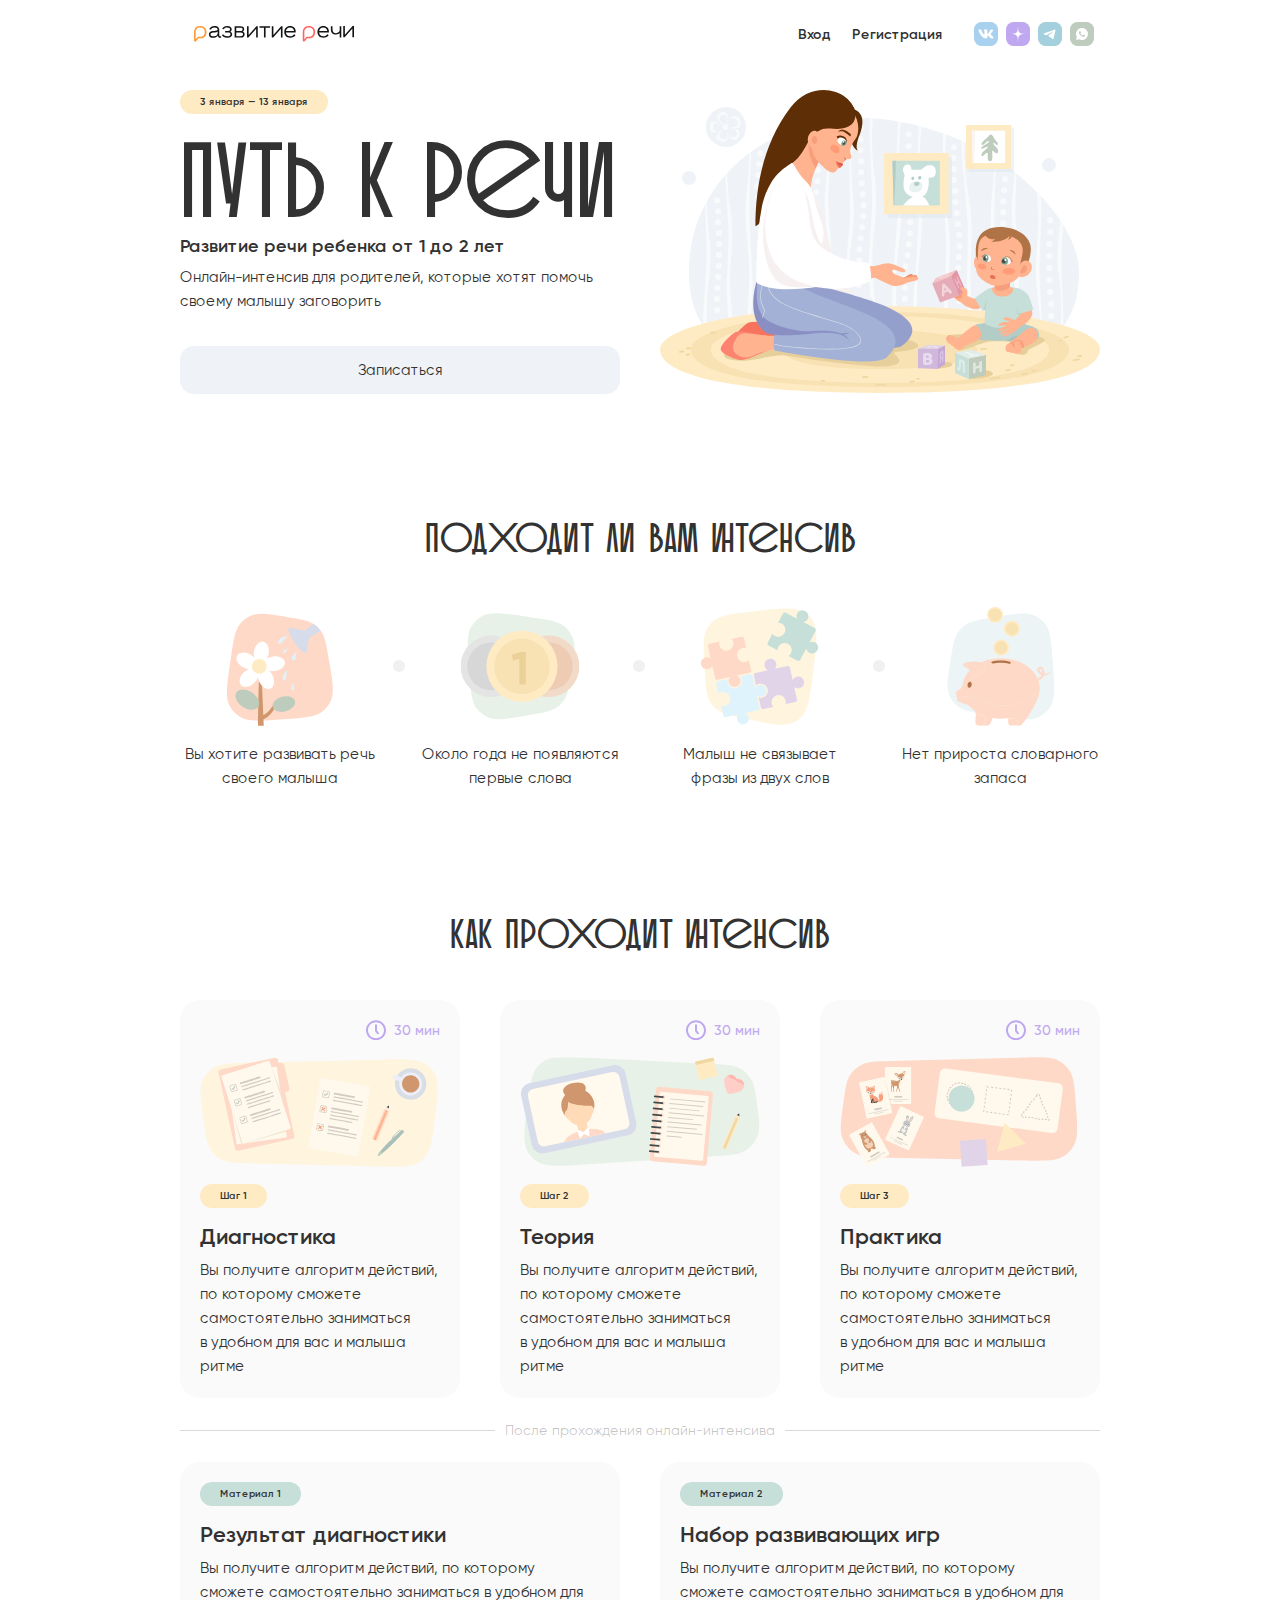
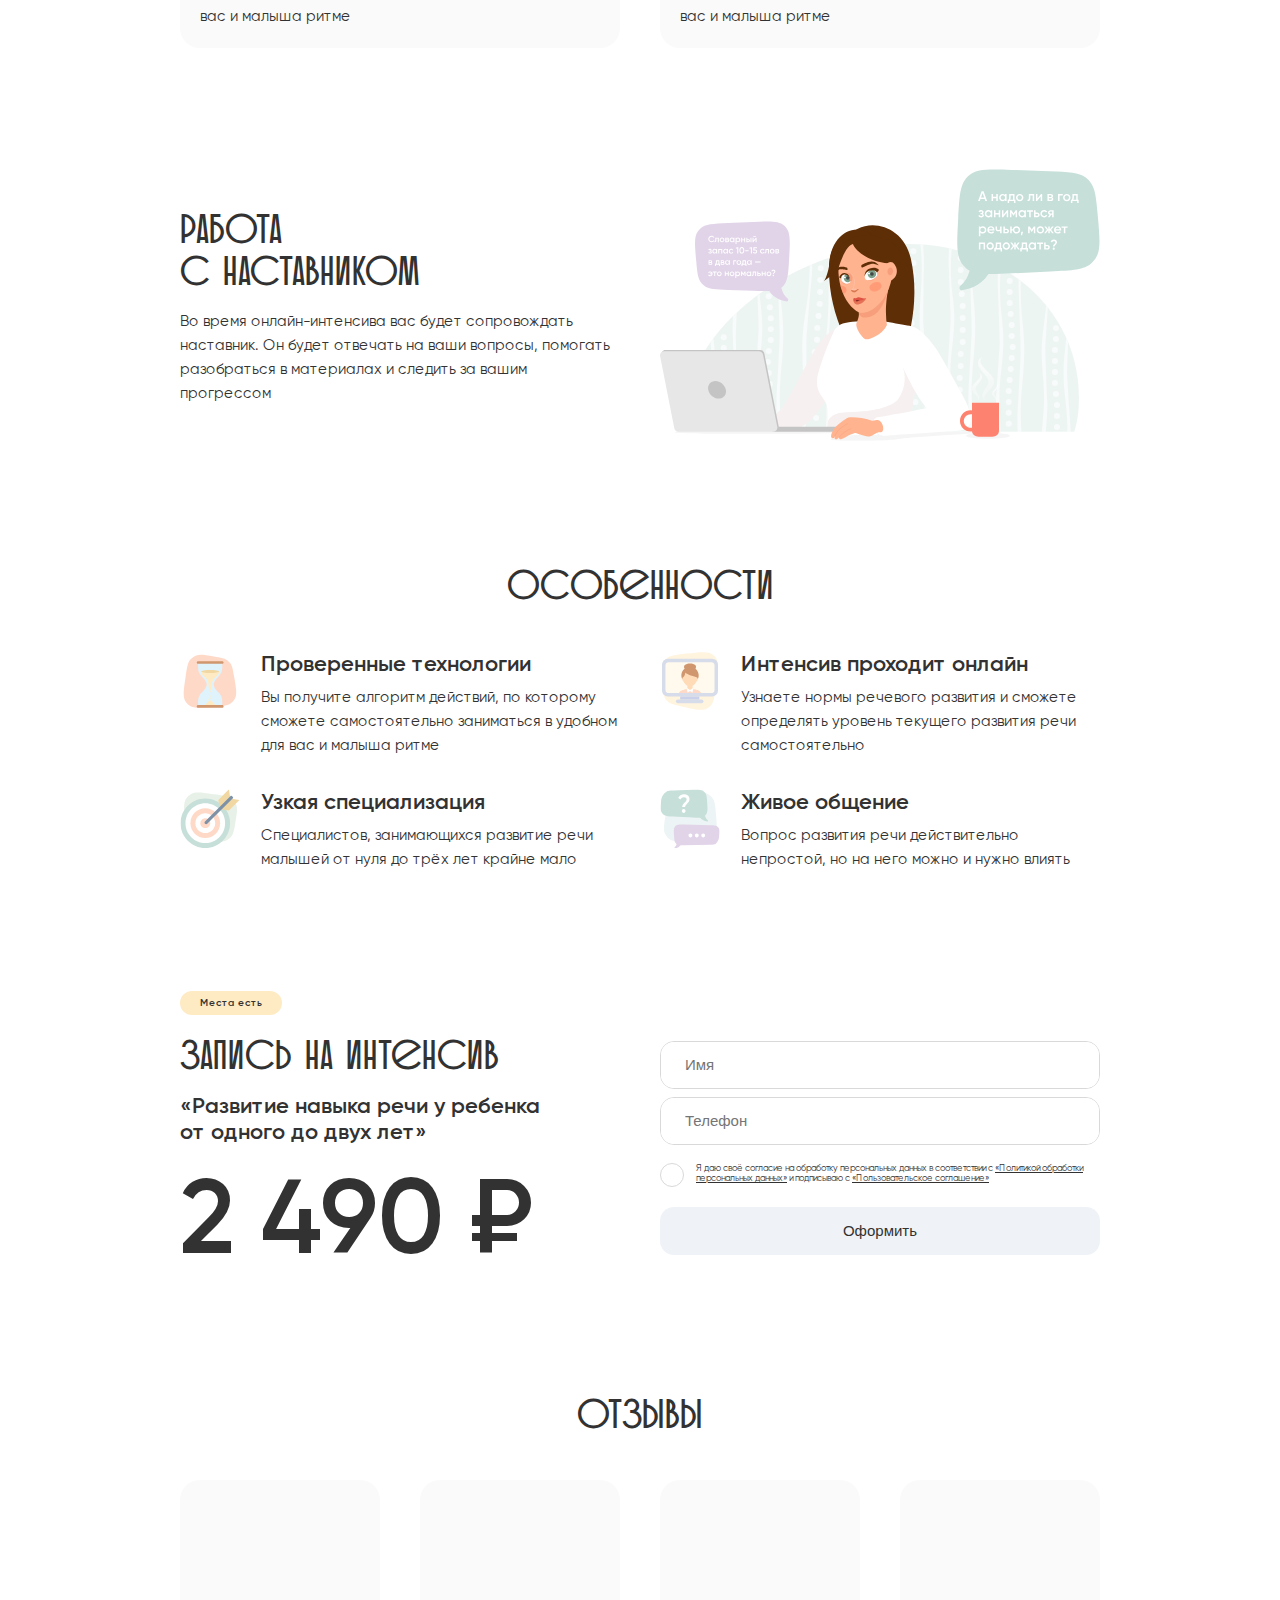
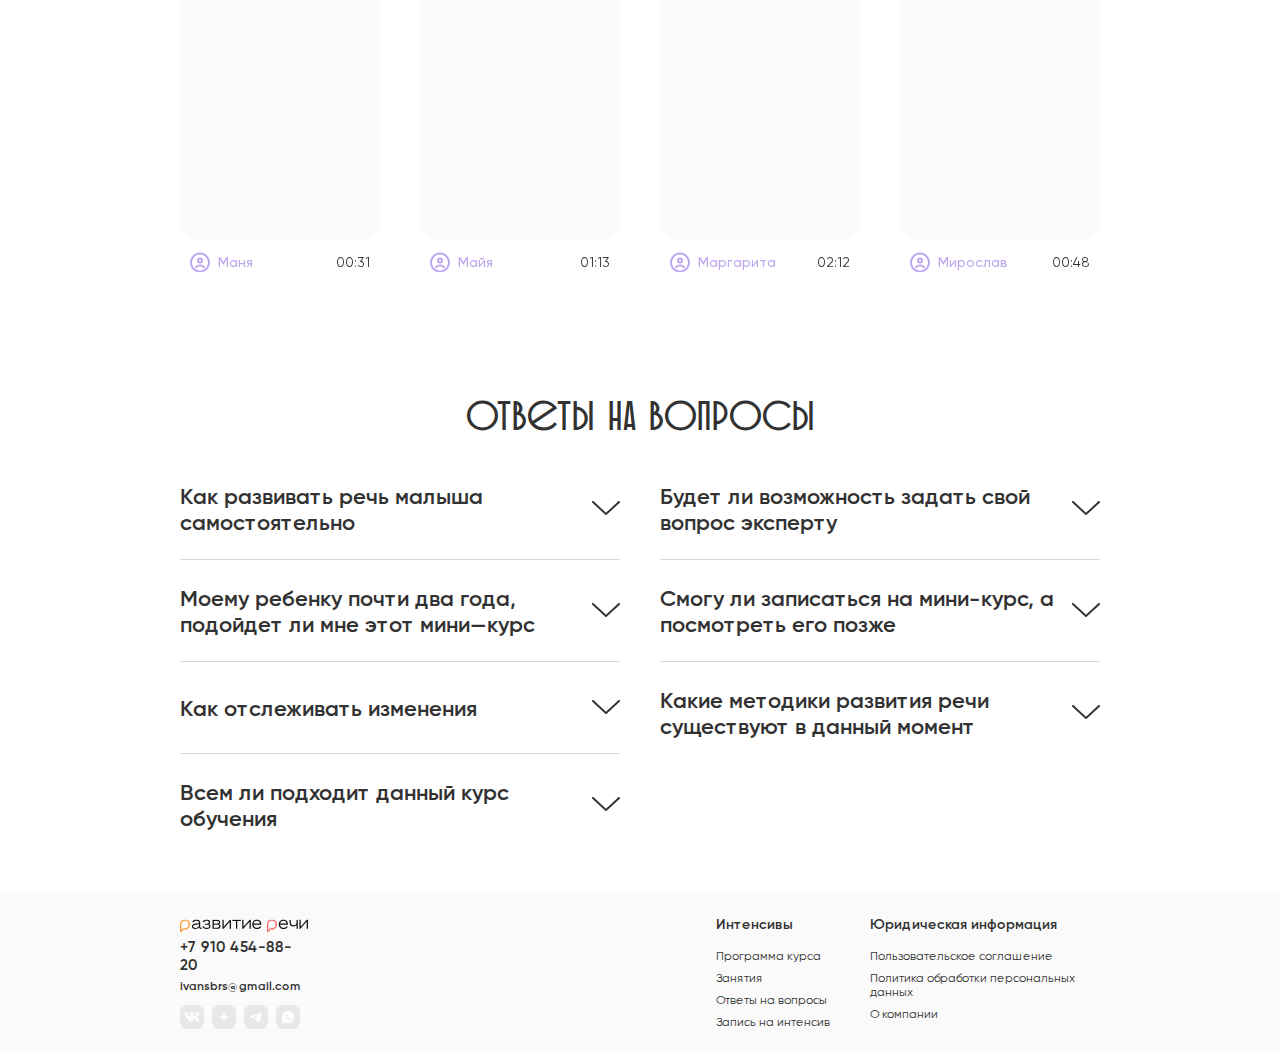
<file: index.html>
<!doctype html>
<html lang="ru">
<head>
    <meta charset="UTF-8">
    <meta name="viewport" content="width=device-width,initial-scale=1,minimum-scale=1">
    <meta http-equiv="X-UA-Compatible" content="ie=edge">
    <link rel="preload" href="./fonts/Oks.woff2" as="font" type="font/woff2" crossorigin>
    <link rel="preload" href="./fonts/GilroyRegular.woff2" as="font" type="font/woff2" crossorigin>
    <link rel="preload" href="./fonts/GilroyMedium.woff2" as="font" type="font/woff2" crossorigin>
    <link rel="preload" href="./fonts/GilroySemiBold.woff2" as="font" type="font/woff2" crossorigin>
    <link rel="stylesheet" href="css/style.css">
    <title>Интенсив год — два</title>
</head>
<body class="body">
    <header class="header container">
        <div class="header__container">
            <div class="header__visible">
                <img class="header__logo" src="images/speech-logo.svg" alt="Логотип Развитие речи">
                <nav class="header__nav">
                    <ul class="header__links">
                        <li class="header__link">Вход</li>
                        <li class="header__link">Регистрация</li>
                    </ul>
                    <ul class="header__social-links">
                        <li class="header__social-link">
                            <img src="./images/social-vk.svg" alt="Вконтакте">
                        </li>
                        <li class="header__social-link">
                            <img src="./images/social-dzen.svg" alt="Дзен">
                        </li>
                        <li class="header__social-link">
                            <img src="./images/social-tg.svg" alt="Телеграмм">
                        </li>
                        <li class="header__social-link">
                            <img src="./images/social-whatsapp.svg" alt="Вотсап">
                        </li>
                    </ul>
                </nav>
                <div class="header__burger-wrapper">
                    <button class="header__burger"></button>
                </div>
            </div>
            <div class="header__mobile-hidden">
                <nav class="header-mob-menu header-mob-menu--hidden header__burger-menu">
                    <ul class="header-mob-menu__login-list">
                        <li class="header-mob-menu__login-item">
                            <a href="#" class="header-mob-menu__login-link">Вход</a>
                            <button class="header-mob-menu__close-menu" type="button"></button>
                        </li>
                        <li class="header-mob-menu__login-item">
                            <a href="#" class="header-mob-menu__login-link">Регистрация</a>
                        </li>
                    </ul>
                    <span class="header-mob-menu__separator"></span>
                    <ul class="header-mob-menu__nav-list">
                        <li class="header-mob-menu__nav-item">
                            <a href="#" class="header-mob-menu__nav-link">Подходит ли вам интенсив</a>
                        </li>
                        <li class="header-mob-menu__nav-item">
                            <a href="#" class="header-mob-menu__nav-link">Как проходит интенсив</a>
                        </li>
                        <li class="header-mob-menu__nav-item">
                            <a href="#" class="header-mob-menu__nav-link">Работа с наставником</a>
                        </li>
                        <li class="header-mob-menu__nav-item">
                            <a href="#" class="header-mob-menu__nav-link">Особенности</a>
                        </li>
                        <li class="header-mob-menu__nav-item">
                            <a href="#" class="header-mob-menu__nav-link">Программа</a>
                        </li>
                        <li class="header-mob-menu__nav-item">
                            <a href="#" class="header-mob-menu__nav-link">Запись на интенсив</a>
                        </li>
                        <li class="header-mob-menu__nav-item">
                            <a href="#" class="header-mob-menu__nav-link">Отзывы</a>
                        </li>
                        <li class="header-mob-menu__nav-item">
                            <a href="#" class="header-mob-menu__nav-link">Ответы на вопросы</a>
                        </li>
                    </ul>
                    <ul class="header-mob-menu__social">
                        <li class="header-mob-menu__social-item">
                            <svg class="header-mob-menu__social-link" width="32" height="32" viewBox="0 0 32 32" fill="none" xmlns="http://www.w3.org/2000/svg">
                                <rect width="32" height="32" rx="10" fill="#A8D1EF"/>
                                <path fill-rule="evenodd" clip-rule="evenodd" d="M25.5411 10.8126C25.6801 10.3442 25.5411 10 24.8794 10H22.6914C22.135 10 21.8786 10.2973 21.7395 10.6252C21.7395 10.6252 20.6268 13.3652 19.0505 15.145C18.5406 15.6602 18.3087 15.8242 18.0306 15.8242C17.8915 15.8242 17.6902 15.6602 17.6902 15.1919V10.8126C17.6902 10.2505 17.5287 10 17.0651 10H13.6268C13.2791 10 13.07 10.2609 13.07 10.5081C13.07 11.0409 13.8581 11.1638 13.9393 12.6626V15.9179C13.9393 16.6316 13.8118 16.761 13.5336 16.761C12.7919 16.761 10.9876 14.0087 9.91744 10.8594C9.70773 10.2473 9.49738 10 8.93819 10H6.75018C6.12504 10 6 10.2973 6 10.6252C6 11.2107 6.74178 14.1146 9.45387 17.9553C11.2619 20.5782 13.8093 22 16.1274 22C17.5182 22 17.6902 21.6842 17.6902 21.1403V19.1579C17.6902 18.5263 17.822 18.4003 18.2624 18.4003C18.5869 18.4003 19.1433 18.5642 20.4414 19.8288C21.9249 21.3276 22.1695 22 23.004 22H25.192C25.8171 22 26.1297 21.6842 25.9494 21.061C25.752 20.4399 25.0437 19.5388 24.1039 18.4705C23.5939 17.8616 22.8289 17.2059 22.5971 16.878C22.2726 16.4565 22.3653 16.2691 22.5971 15.8945C22.5971 15.8945 25.2629 12.1006 25.5411 10.8126V10.8126Z" fill="white"/>
                            </svg>
                        </li>
                        <li class="header-mob-menu__social-item">
                            <svg class="header-mob-menu__social-link" width="32" height="32" viewBox="0 0 32 32" fill="none" xmlns="http://www.w3.org/2000/svg">
                                <rect width="32" height="32" rx="10" fill="#BFA8EF"/>
                                <path d="M26 16.1071V15.8929C21.5714 15.75 19.55 15.6429 17.9286 14.0714C16.3571 12.45 16.2429 10.4286 16.1071 6H15.8929C15.75 10.4286 15.6429 12.45 14.0714 14.0714C12.45 15.6429 10.4286 15.7571 6 15.8929V16.1071C10.4286 16.25 12.45 16.3571 14.0714 17.9286C15.6429 19.55 15.7571 21.5714 15.8929 26H16.1071C16.25 21.5714 16.3571 19.55 17.9286 17.9286C19.55 16.3571 21.5714 16.2429 26 16.1071" fill="white"/>
                            </svg>
                        </li>
                        <li class="header-mob-menu__social-item">
                            <svg class="header-mob-menu__social-link" width="32" height="32" viewBox="0 0 32 32" fill="none" xmlns="http://www.w3.org/2000/svg">
                                <rect width="32" height="32" rx="10" fill="#A4CFDC"/>
                                <path d="M11.267 17.5327L7.65363 16.3799C7.65363 16.3799 7.22179 16.2083 7.36084 15.8193C7.38946 15.7391 7.44721 15.6709 7.61995 15.5536C8.42058 15.0071 22.4391 10.0735 22.4391 10.0735C22.4391 10.0735 22.8349 9.94295 23.0683 10.0298C23.1261 10.0473 23.1781 10.0795 23.2189 10.1231C23.2598 10.1668 23.2881 10.2202 23.3009 10.2781C23.3262 10.3802 23.3367 10.4854 23.3323 10.5904C23.3312 10.6812 23.3199 10.7654 23.3114 10.8975C23.226 12.2463 20.671 22.3133 20.671 22.3133C20.671 22.3133 20.5181 22.9024 19.9704 22.9226C19.8358 22.9268 19.7017 22.9045 19.5761 22.8569C19.4505 22.8094 19.336 22.7375 19.2394 22.6457C18.1646 21.7404 14.4497 19.2959 13.6289 18.7583C13.6103 18.746 13.5948 18.7299 13.5831 18.7111C13.5715 18.6924 13.5641 18.6714 13.5615 18.6496C13.55 18.5929 13.6129 18.5227 13.6129 18.5227C13.6129 18.5227 20.0815 12.8929 20.2536 12.3019C20.2669 12.2561 20.2166 12.2335 20.149 12.2536C19.7193 12.4083 12.2716 17.0136 11.4497 17.5218C11.3905 17.5393 11.328 17.5431 11.267 17.5327V17.5327Z" fill="white"/>
                            </svg>
                        </li>
                        <li class="header-mob-menu__social-item">
                            <svg class="header-mob-menu__social-link" width="32" height="32" viewBox="0 0 32 32" fill="none" xmlns="http://www.w3.org/2000/svg">
                                <rect width="32" height="32" rx="10" fill="#BECCBD"/>
                                <path d="M8.00321 24L9.08481 20.0256C8.37212 18.8039 7.99769 17.4144 8.00001 16C8.00001 11.5816 11.5816 8 16 8C20.4184 8 24 11.5816 24 16C24 20.4184 20.4184 24 16 24C14.5862 24.0023 13.1973 23.6281 11.976 22.916L8.00321 24ZM13.1128 12.2464C13.0095 12.2528 12.9085 12.28 12.816 12.3264C12.7292 12.3755 12.65 12.437 12.5808 12.5088C12.4848 12.5992 12.4304 12.6776 12.372 12.7536C12.0763 13.1384 11.9173 13.6107 11.92 14.096C11.9216 14.488 12.024 14.8696 12.184 15.2264C12.5112 15.948 13.0496 16.712 13.7608 17.42C13.932 17.5904 14.0992 17.7616 14.2792 17.9208C15.1619 18.698 16.2138 19.2584 17.3512 19.5576L17.8064 19.6272C17.9544 19.6352 18.1024 19.624 18.2512 19.6168C18.4842 19.6048 18.7117 19.5417 18.9176 19.432C19.0224 19.378 19.1246 19.3193 19.224 19.256C19.224 19.256 19.2584 19.2336 19.324 19.184C19.432 19.104 19.4984 19.0472 19.588 18.9536C19.6544 18.8848 19.712 18.804 19.756 18.712C19.8184 18.5816 19.8808 18.3328 19.9064 18.1256C19.9256 17.9672 19.92 17.8808 19.9176 17.8272C19.9144 17.7416 19.8432 17.6528 19.7656 17.6152L19.3 17.4064C19.3 17.4064 18.604 17.1032 18.1792 16.9096C18.1344 16.8901 18.0864 16.879 18.0376 16.8768C17.9829 16.8712 17.9276 16.8773 17.8754 16.8949C17.8232 16.9124 17.7754 16.9409 17.7352 16.9784V16.9768C17.7312 16.9768 17.6776 17.0224 17.0992 17.7232C17.066 17.7678 17.0203 17.8015 16.9678 17.82C16.9154 17.8386 16.8587 17.8411 16.8048 17.8272C16.7527 17.8133 16.7016 17.7956 16.652 17.7744C16.5528 17.7328 16.5184 17.7168 16.4504 17.6872L16.4464 17.6856C15.9887 17.4858 15.565 17.2159 15.1904 16.8856C15.0896 16.7976 14.996 16.7016 14.9 16.6088C14.5853 16.3074 14.311 15.9664 14.084 15.5944L14.0368 15.5184C14.0029 15.4673 13.9755 15.4122 13.9552 15.3544C13.9248 15.2368 14.004 15.1424 14.004 15.1424C14.004 15.1424 14.1984 14.9296 14.2888 14.8144C14.3641 14.7187 14.4343 14.6191 14.4992 14.516C14.5936 14.364 14.6232 14.208 14.5736 14.0872C14.3496 13.54 14.1176 12.9952 13.8792 12.4544C13.832 12.3472 13.692 12.2704 13.5648 12.2552C13.5216 12.2504 13.4784 12.2456 13.4352 12.2424C13.3278 12.2371 13.2201 12.2389 13.1128 12.2464Z" fill="white"/>
                            </svg>
                        </li>
                    </ul>
                </nav>
            </div>
        </div>
    </header>
    <main class="main">
        <section class="main-start start container">
            <div class="start__info">
                <div class="start__info-wrapper">
                    <span class="start__date">3 января — 13 января</span>
                    <h1 class="start__title">Путь к&nbsp;речи</h1>
                    <h2 class="start__subtitle">Развитие речи ребенка от&nbsp;1&nbsp;до&nbsp;2&nbsp;лет</h2>
                    <p class="start__description">Онлайн-интенсив для родителей, которые хотят&nbsp;помочь своему малышу
                        заговорить</p>
                </div>
            </div>
            <a class="start__entry-link">Записаться</a>
            <img class="start__image" src="images/start-game.svg" alt="Мама играет с ребенком">
        </section>
        <section class="main-suit suit container">
            <h2 class="suit__title">Подходит&nbsp;ли вам интенсив</h2>
            <ul class="suit__list">
                <li class="suit__item">
                    <div class="suit__image-wrapper">
                        <img class="suit__image" src="images/suit-flower.svg" alt="Цветок">
                    </div>
                    <p class="suit__text">
                        Вы хотите развивать речь своего малыша
                    </p>
                </li>
                <li class="suit__item">
                    <div class="suit__image-wrapper">
                        <img class="suit__image" src="images/suit-medals.svg" alt="Три медали">
                    </div>
                    <p class="suit__text">
                        Около года не появляются первые слова
                    </p>
                </li>
                <li class="suit__item">
                    <div class="suit__image-wrapper">
                        <img class="suit__image" src="images/suit-puzzles.svg" alt="Пазлы">
                    </div>
                    <p class="suit__text">
                        Малыш не связывает фразы из двух слов
                    </p>
                </li>
                <li class="suit__item">
                    <div class="suit__image-wrapper">
                        <img class="suit__image" src="images/suit-bank.svg" alt="Копилка">
                    </div>
                    <p class="suit__text">
                        Нет прироста словарного запаса
                    </p>
                </li>
            </ul>
        </section>
        <section class="main-passes passes container">
            <div class="passes__top">
                <h2 class="passes__title">Как проходит интенсив</h2>
                <ul class="passes__top-list">
                    <li class="passes__top-item">
                        <p class="passes__time">30 мин</p>
                        <img class="passes__image" src="images/passes-diagnostic.svg" alt="Заполнение диагностики">
                        <span class="passes__step">Шаг 1</span>
                        <div class="passes__description">
                            <h3 class="passes__description-title">Диагностика</h3>
                            <p class="passes__description-text">Вы&nbsp;получите алгоритм действий, по&nbsp;которому сможете
                                самостоятельно заниматься в&nbsp;удобном для вас и&nbsp;малыша ритме</p>
                        </div>
                    </li>
                    <li class="passes__top-item">
                        <p class="passes__time">30 мин</p>
                        <img class="passes__image" src="images/passes-theory.svg" alt="Изучение теории">
                        <span class="passes__step">Шаг 2</span>
                        <div class="passes__description">
                            <h3 class="passes__description-title">Теория</h3>
                            <p class="passes__description-text">Вы&nbsp;получите алгоритм действий, по&nbsp;которому сможете
                                самостоятельно заниматься в&nbsp;удобном для вас и&nbsp;малыша ритме</p>
                        </div>
                    </li>
                    <li class="passes__top-item">
                        <p class="passes__time">30 мин</p>
                        <img class="passes__image" src="images/passes-practice.svg" alt="Игры с ребенком">
                        <span class="passes__step">Шаг 3</span>
                        <div class="passes__description">
                            <h3 class="passes__description-title">Практика</h3>
                            <p class="passes__description-text">Вы&nbsp;получите алгоритм действий, по&nbsp;которому сможете
                                самостоятельно заниматься в&nbsp;удобном для вас и&nbsp;малыша ритме</p>
                        </div>
                    </li>
                </ul>
            </div>
            <div class="passes__separator-wrapper">
                <span class="passes__separator">После прохождения онлайн-интенсива</span>
                <span class="passes__line"></span>
            </div>
            <div class="passes__bottom">
                <ul class="passes__bottom-list">
                    <li class="passes__bottom-item">
                        <span class="passes__step passes__step--color">Материал 1</span>
                        <div class="passes__description">
                            <h3 class="passes__description-title">Результат диагностики</h3>
                            <p class="passes__description-text">Вы&nbsp;получите алгоритм действий, по&nbsp;которому сможете
                                самостоятельно заниматься в&nbsp;удобном для вас и&nbsp;малыша ритме</p>
                        </div>
                    </li>
                    <li class="passes__bottom-item">
                        <span class="passes__step passes__step--color">Материал 2</span>
                        <div class="passes__description">
                            <h3 class="passes__description-title">Набор развивающих игр</h3>
                            <p class="passes__description-text">Вы&nbsp;получите алгоритм действий, по&nbsp;которому сможете
                                самостоятельно заниматься в&nbsp;удобном для вас и&nbsp;малыша ритме</p>
                        </div>
                    </li>
                </ul>
            </div>
        </section>
        <section class="main-mentor mentor container">
            <div class="mentor__description">
                <h2 class="mentor__title">Работа<br>с&nbsp;наставн<wbr>и<wbr>ком
                </h2>
                <p class="mentor__subtitle">Во&nbsp;время онлайн-интенсива вас будет сопровождать наставник. Он&nbsp;будет
                    отвечать
                    на&nbsp;ваши вопросы, помогать разобраться в&nbsp;материалах и&nbsp;следить за&nbsp;вашим прогрессом</p>
            </div>
            <img class="mentor__image" src="images/mentor-conversation.svg" alt="Общение с ментором">
        </section>
        <section class="main-peculiarities peculiarities container">
            <h2 class="peculiarities__title">Ос<wbr>обенно<wbr>сти
            </h2>
            <ul class="peculiarities__list">
                <li class="peculiarities__item">
                    <img class="peculiarities__image" src="images/peculiarities-time.svg" alt="Песочные часа">
                    <div class="peculiarities__description">
                        <h3 class="peculiarities__list-title">
                            Проверенные технологии
                        </h3>
                        <p class="peculiarities__list-subtitle">
                            Вы&nbsp;получите алгоритм действий, по&nbsp;которому сможете самостоятельно заниматься в&nbsp;удобном
                            для вас и
                            малыша ритме
                        </p>
                    </div>
                </li>
                <li class="peculiarities__item">
                    <img class="peculiarities__image" src="images/peculiarities-online.svg" alt="Идущий вебинар">
                    <div class="peculiarities__description">
                        <h3 class="peculiarities__list-title">
                            Интенсив проходит онлайн
                        </h3>
                        <p class="peculiarities__list-subtitle">
                            Узнаете нормы речевого развития и&nbsp;сможете определять уровень текущего развития речи
                            самостоятельно
                        </p>
                    </div>
                </li>
                <li class="peculiarities__item">
                    <img class="peculiarities__image" src="images/peculiarities-target.svg" alt="Мишень">
                    <div class="peculiarities__description">
                        <h3 class="peculiarities__list-title">
                            Узкая специализация
                        </h3>
                        <p class="peculiarities__list-subtitle">
                            Специалистов, занимающихся развитие речи малышей от&nbsp;нуля до&nbsp;трёх лет крайне мало
                        </p>
                    </div>
                </li>
                <li class="peculiarities__item">
                    <img class="peculiarities__image" src="images/peculiarities-chat.svg" alt="Чат">
                    <div class="peculiarities__description">
                        <h3 class="peculiarities__list-title">
                            Живое общение
                        </h3>
                        <p class="peculiarities__list-subtitle">
                            Вопрос развития речи действительно непростой, но&nbsp;на&nbsp;него можно и&nbsp;нужно влиять
                        </p>
                    </div>
                </li>
            </ul>
        </section>
        <section class="main-signup signup container">
            <div class="signup__description">
                <div class="signup__top">
                    <span class="signup__notification">Места есть</span>
                    <h2 class="signup__title">Запись на&nbsp;и<wbr>нтенсив
                    </h2>
                </div>
                <p class="signup__subtitle">&#171;Развитие навыка речи у&nbsp;ребенка от&nbsp;одного до&nbsp;двух
                    лет&#187;</p>
                <p class="signup__price">2 490 &#8381;</p>
            </div>
            <form class="signup__form form" method="POST" action="#">
                <fieldset class="form__fieldset">
                    <ul class="form__list">
                        <li class="form__item">
                            <label class="visually-hidden form__label" for="name">Имя, фамилия и отчество</label>
                            <input class="form__input" type="text" name="name" id="name" placeholder="Имя">
                        </li>
                        <li class="form__item">
                            <label class="visually-hidden form__label" for="phone">Телефон</label>
                            <input class="form__input" type="text" name="phone" id="phone" placeholder="Телефон">
                        </li>
                    </ul>
                    <div class="form__checkbox">
                        <input class="form__checkbox-input" type="checkbox" name="policy" id="policy">
                        <label class="form__checkbox-label" for="policy">
                            Я&nbsp;даю своё согласие на&nbsp;обработку персональных данных в&nbsp;соответствии&nbsp;с
                            <a href="#" class="form__checkbox-link">&laquo;Политикой обработки
                                персональных данных&raquo;</a> и&nbsp;подписываю&nbsp;с
                            <a href="#" class="form__checkbox-link">&laquo;Пользовательское соглашение&raquo;</a>
                        </label>
                    </div>
                    <button class="form__submit" type="submit">
                        Оформить
                    </button>
                </fieldset>
            </form>
        </section>
        <section class="main-reviews reviews">
            <h2 class="reviews__title container">Отзывы</h2>
            <div class="reviews__wrapper swiper reviewsSwiper">
                <ul class="reviews__list swiper-wrapper">
                    <li class="reviews__item swiper-slide">
                        <video src="#" class="reviews__video"></video>
                        <div class="reviews__data">
                            <span class="reviews__name">Маня</span>
                            <span class="reviews__duration">00:31</span>
                        </div>
                    </li>
                    <li class="reviews__item swiper-slide">
                        <video src="#" class="reviews__video"></video>
                        <div class="reviews__data">
                            <span class="reviews__name">Майя</span>
                            <time class="reviews__duration">01:13</time>
                        </div>
                    </li>
                    <li class="reviews__item swiper-slide">
                        <video src="#" class="reviews__video"></video>
                        <div class="reviews__data">
                            <span class="reviews__name">Маргарита</span>
                            <time class="reviews__duration">02:12</time>
                        </div>
                    </li>
                    <li class="reviews__item swiper-slide">
                        <video src="#" class="reviews__video"></video>
                        <div class="reviews__data">
                            <span class="reviews__name">Мирослав</span>
                            <time class="reviews__duration">00:48</time>
                        </div>
                    </li>
                </ul>
            </div>
        </section>
        <section class="main-faq faq container">
            <h2 class="faq__title">Ответы <br class="faq__title-transfer">на вопро<wbr>сы
            </h2>
            <div class="faq__list-wrapper">
                <ul class="faq__list">
                    <li class="faq__item">
                        <details class="faq__details">
                            <summary class="faq__summary">
                                <span class="faq__summary-wrapper">
                                    Как развивать речь малыша самостоятельно
                                </span>
                            </summary>
                            <div class="faq__answer">
                                Вы&nbsp;получите инструкцию со&nbsp;способами определения нормы речевого развития и
                                сможете определять текущий уровень развития речи малыша самостоятельно
                            </div>
                        </details>
                    </li>
                    <li class="faq__item">
                        <details class="faq__details">
                            <summary class="faq__summary">
                                <span class="faq__summary-wrapper">
                                    Моему ребенку почти два года, подойдет ли мне этот мини—курс
                                </span>
                            </summary>
                            <div class="faq__answer">
                                Вы&nbsp;получите инструкцию со&nbsp;способами определения нормы речевого развития и
                                сможете определять текущий уровень развития речи малыша самостоятельно
                            </div>
                        </details>
                    </li>
                    <li class="faq__item">
                        <details class="faq__details">
                            <summary class="faq__summary">
                                <span class="faq__summary-wrapper">
                                    Как отслеживать изменения
                                </span>
                            </summary>
                            <div class="faq__answer">
                                Вы&nbsp;получите инструкцию со&nbsp;способами определения нормы речевого развития и
                                сможете определять текущий уровень развития речи малыша самостоятельно
                            </div>
                        </details>
                    </li>
                    <li class="faq__item">
                        <details class="faq__details">
                            <summary class="faq__summary">
                                <span class="faq__summary-wrapper">
                                    Всем ли подходит данный курс обучения
                                </span>
                            </summary>
                            <div class="faq__answer">
                                Вы&nbsp;получите инструкцию со&nbsp;способами определения нормы речевого развития и
                                сможете определять текущий уровень развития речи малыша самостоятельно
                            </div>
                        </details>
                    </li>
                </ul>
                <ul class="faq__list">
                    <li class="faq__item">
                        <details class="faq__details">
                            <summary class="faq__summary">
                                <span class="faq__summary-wrapper">
                                    Будет ли возможность задать свой вопрос эксперту
                                </span>
                            </summary>
                            <div class="faq__answer">
                                Вы&nbsp;получите инструкцию со&nbsp;способами определения нормы речевого развития и
                                сможете определять текущий уровень развития речи малыша самостоятельно
                            </div>
                        </details>
                    </li>
                    <li class="faq__item">
                        <details class="faq__details">
                            <summary class="faq__summary">
                                <span class="faq__summary-wrapper">
                                    Смогу ли записаться на мини-курс, а посмотреть его позже
                                </span>
                            </summary>
                            <div class="faq__answer">
                                Вы&nbsp;получите инструкцию со&nbsp;способами определения нормы речевого развития и
                                сможете определять текущий уровень развития речи малыша самостоятельно
                            </div>
                        </details>
                    </li>
                    <li class="faq__item">
                        <details class="faq__details">
                            <summary class="faq__summary">
                                <span class="faq__summary-wrapper">
                                    Какие методики развития речи существуют в данный момент
                                </span>
                            </summary>
                            <div class="faq__answer">
                                Вы&nbsp;получите инструкцию со&nbsp;способами определения нормы речевого развития и
                                сможете определять текущий уровень развития речи малыша самостоятельно
                            </div>
                        </details>
                    </li>
                </ul>
            </div>
        </section>
    </main>
    <footer class="footer">
        <div class="container">
            <h2 class="visually-hidden">Подвал страницы</h2>
            <div class="footer__wrapper">
            <div class="footer__left-side footer-left">
                <img src="images/speech-logo.svg" alt="Логотип Развитие речи" class="footer-left__logo">
                <div class="footer-left__contacts-wrapper">
                    <div class="footer-left__contacts">
                        <a class="footer-left__contacts-tel" href="tel:+79104548820">+7 910 454-88-20</a>
                        <a class="footer-left__contacts-email" href="mailto:ivansbrs@gmail.com">ivansbrs@gmail.com</a>
                    </div>
                    <div class="footer-left__social">
                        <a href="#" class="footer-left__social-link">
                            <svg class="footer-left__social-image footer-left__social-image--vk" width="32" height="32" viewBox="0 0 32 32" fill="#e8e8e8" xmlns="http://www.w3.org/2000/svg">
                                <rect width="32" height="32" rx="10"/>
                                <path fill-rule="evenodd" clip-rule="evenodd" d="M25.5411 10.8126C25.6801 10.3442 25.5411 10 24.8794 10H22.6914C22.135 10 21.8786 10.2973 21.7395 10.6252C21.7395 10.6252 20.6268 13.3652 19.0505 15.145C18.5406 15.6602 18.3087 15.8242 18.0306 15.8242C17.8915 15.8242 17.6902 15.6602 17.6902 15.1919V10.8126C17.6902 10.2505 17.5287 10 17.0651 10H13.6268C13.2791 10 13.07 10.2609 13.07 10.5081C13.07 11.0409 13.8581 11.1638 13.9393 12.6626V15.9179C13.9393 16.6316 13.8118 16.761 13.5336 16.761C12.7919 16.761 10.9876 14.0087 9.91744 10.8594C9.70773 10.2473 9.49738 10 8.93819 10H6.75018C6.12504 10 6 10.2973 6 10.6252C6 11.2107 6.74178 14.1146 9.45387 17.9553C11.2619 20.5782 13.8093 22 16.1274 22C17.5182 22 17.6902 21.6842 17.6902 21.1403V19.1579C17.6902 18.5263 17.822 18.4003 18.2624 18.4003C18.5869 18.4003 19.1433 18.5642 20.4414 19.8288C21.9249 21.3276 22.1695 22 23.004 22H25.192C25.8171 22 26.1297 21.6842 25.9494 21.061C25.752 20.4399 25.0437 19.5388 24.1039 18.4705C23.5939 17.8616 22.8289 17.2059 22.5971 16.878C22.2726 16.4565 22.3653 16.2691 22.5971 15.8945C22.5971 15.8945 25.2629 12.1006 25.5411 10.8126V10.8126Z" fill="white"/>
                            </svg>
                        </a>
                        <a href="#" class="footer-left__social-link">
                            <svg class="footer-left__social-image footer-left__social-image--dzen" width="32" height="32" viewBox="0 0 32 32" fill="#e8e8e8" xmlns="http://www.w3.org/2000/svg">
                                <rect width="32" height="32" rx="10"/>
                                <path d="M26 16.1071V15.8929C21.5714 15.75 19.55 15.6429 17.9286 14.0714C16.3571 12.45 16.2429 10.4286 16.1071 6H15.8929C15.75 10.4286 15.6429 12.45 14.0714 14.0714C12.45 15.6429 10.4286 15.7571 6 15.8929V16.1071C10.4286 16.25 12.45 16.3571 14.0714 17.9286C15.6429 19.55 15.7571 21.5714 15.8929 26H16.1071C16.25 21.5714 16.3571 19.55 17.9286 17.9286C19.55 16.3571 21.5714 16.2429 26 16.1071" fill="white"/>
                            </svg>
                        </a>
                        <a href="#" class="footer-left__social-link">
                            <svg class="footer-left__social-image footer-left__social-image--tg" width="32" height="32" viewBox="0 0 32 32" fill="#e8e8e8" xmlns="http://www.w3.org/2000/svg">
                                <rect width="32" height="32" rx="10"/>
                                <path d="M11.267 17.5327L7.65363 16.3799C7.65363 16.3799 7.22179 16.2083 7.36084 15.8193C7.38946 15.7391 7.44721 15.6709 7.61995 15.5536C8.42058 15.0071 22.4391 10.0735 22.4391 10.0735C22.4391 10.0735 22.8349 9.94295 23.0683 10.0298C23.1261 10.0473 23.1781 10.0795 23.2189 10.1231C23.2598 10.1668 23.2881 10.2202 23.3009 10.2781C23.3262 10.3802 23.3367 10.4854 23.3323 10.5904C23.3312 10.6812 23.3199 10.7654 23.3114 10.8975C23.226 12.2463 20.671 22.3133 20.671 22.3133C20.671 22.3133 20.5181 22.9024 19.9704 22.9226C19.8358 22.9268 19.7017 22.9045 19.5761 22.8569C19.4505 22.8094 19.336 22.7375 19.2394 22.6457C18.1646 21.7404 14.4497 19.2959 13.6289 18.7583C13.6103 18.746 13.5948 18.7299 13.5831 18.7111C13.5715 18.6924 13.5641 18.6714 13.5615 18.6496C13.55 18.5929 13.6129 18.5227 13.6129 18.5227C13.6129 18.5227 20.0815 12.8929 20.2536 12.3019C20.2669 12.2561 20.2166 12.2335 20.149 12.2536C19.7193 12.4083 12.2716 17.0136 11.4497 17.5218C11.3905 17.5393 11.328 17.5431 11.267 17.5327V17.5327Z" fill="white"/>
                            </svg>
                        </a>
                        <a href="#" class="footer-left__social-link">
                            <svg class="footer-left__social-image footer-left__social-image--whatsapp" width="32" height="32" viewBox="0 0 32 32" fill="#e8e8e8" xmlns="http://www.w3.org/2000/svg">
                                <rect width="32" height="32" rx="10"/>
                                <path d="M8.00321 24L9.08481 20.0256C8.37212 18.8039 7.99769 17.4144 8.00001 16C8.00001 11.5816 11.5816 8 16 8C20.4184 8 24 11.5816 24 16C24 20.4184 20.4184 24 16 24C14.5862 24.0023 13.1973 23.6281 11.976 22.916L8.00321 24ZM13.1128 12.2464C13.0095 12.2528 12.9085 12.28 12.816 12.3264C12.7292 12.3755 12.65 12.437 12.5808 12.5088C12.4848 12.5992 12.4304 12.6776 12.372 12.7536C12.0763 13.1384 11.9173 13.6107 11.92 14.096C11.9216 14.488 12.024 14.8696 12.184 15.2264C12.5112 15.948 13.0496 16.712 13.7608 17.42C13.932 17.5904 14.0992 17.7616 14.2792 17.9208C15.1619 18.698 16.2138 19.2584 17.3512 19.5576L17.8064 19.6272C17.9544 19.6352 18.1024 19.624 18.2512 19.6168C18.4842 19.6048 18.7117 19.5417 18.9176 19.432C19.0224 19.378 19.1246 19.3193 19.224 19.256C19.224 19.256 19.2584 19.2336 19.324 19.184C19.432 19.104 19.4984 19.0472 19.588 18.9536C19.6544 18.8848 19.712 18.804 19.756 18.712C19.8184 18.5816 19.8808 18.3328 19.9064 18.1256C19.9256 17.9672 19.92 17.8808 19.9176 17.8272C19.9144 17.7416 19.8432 17.6528 19.7656 17.6152L19.3 17.4064C19.3 17.4064 18.604 17.1032 18.1792 16.9096C18.1344 16.8901 18.0864 16.879 18.0376 16.8768C17.9829 16.8712 17.9276 16.8773 17.8754 16.8949C17.8232 16.9124 17.7754 16.9409 17.7352 16.9784V16.9768C17.7312 16.9768 17.6776 17.0224 17.0992 17.7232C17.066 17.7678 17.0203 17.8015 16.9678 17.82C16.9154 17.8386 16.8587 17.8411 16.8048 17.8272C16.7527 17.8133 16.7016 17.7956 16.652 17.7744C16.5528 17.7328 16.5184 17.7168 16.4504 17.6872L16.4464 17.6856C15.9887 17.4858 15.565 17.2159 15.1904 16.8856C15.0896 16.7976 14.996 16.7016 14.9 16.6088C14.5853 16.3074 14.311 15.9664 14.084 15.5944L14.0368 15.5184C14.0029 15.4673 13.9755 15.4122 13.9552 15.3544C13.9248 15.2368 14.004 15.1424 14.004 15.1424C14.004 15.1424 14.1984 14.9296 14.2888 14.8144C14.3641 14.7187 14.4343 14.6191 14.4992 14.516C14.5936 14.364 14.6232 14.208 14.5736 14.0872C14.3496 13.54 14.1176 12.9952 13.8792 12.4544C13.832 12.3472 13.692 12.2704 13.5648 12.2552C13.5216 12.2504 13.4784 12.2456 13.4352 12.2424C13.3278 12.2371 13.2201 12.2389 13.1128 12.2464Z" fill="white"/>
                            </svg>
                        </a>
                    </div>
                </div>
            </div>
            <div class="footer__right-side footer-right">
                <div class="footer-right__nav">
                    <h3 class="footer-right__nav-header">Интенсивы</h3>
                    <ul class="footer-right__nav-list">
                        <li class="footer-right__nav-item">Программа курса</li>
                        <li class="footer-right__nav-item">Занятия</li>
                        <li class="footer-right__nav-item">Ответы на&nbsp;вопросы</li>
                        <li class="footer-right__nav-item">Запись на&nbsp;интенсив</li>
                    </ul>
                </div>
                <div class="footer-right__nav">
                    <h3 class="footer-right__nav-header">Юридическая информация</h3>
                    <ul class="footer-right__nav-list">
                        <li class="footer-right__nav-item">Пользовательское соглашение</li>
                        <li class="footer-right__nav-item">Политика обработки персональных данных</li>
                        <li class="footer-right__nav-item">О компании</li>
                    </ul>
                </div>
            </div>
        </div>
        </div>
    </footer>
    <script type="module" src="js/bundle.js"></script>
</body>
</html>
</file>
<file: css/style.css>
html,
body {
  padding: 0;
  margin: 0;
}
html {
  min-height: 100%;
}
body {
  height: 100%;
  min-width: 320px;
  font-family: Gilroy, Oks, Arial, FreeSans, sans-serif;
  color: #323232;
  box-sizing: border-box;
  -webkit-overflow-scrolling: touch;
  -webkit-font-smoothing: antialiased;
  -moz-osx-font-smoothing: grayscale;
}
body.overflow {
  overflow: hidden;
}
.visually-hidden {
  position: absolute;
  width: 1px;
  height: 1px;
  margin: -1px;
  border: 0;
  padding: 0;
  white-space: nowrap;
  clip: rect(0 0 0 0);
  overflow: hidden;
}
div,
span,
applet,
object,
iframe,
h1,
h2,
h3,
h4,
h5,
h6,
p,
blockquote,
pre,
a,
abbr,
acronym,
address,
big,
cite,
code,
del,
dfn,
em,
font,
img,
ins,
kbd,
q,
s,
samp,
small,
strike,
strong,
sub,
sup,
tt,
var,
b,
u,
i,
center,
dl,
dt,
dd,
fieldset,
form,
label,
legend,
table,
caption,
tbody,
tfoot,
thead,
tr,
th,
td,
br {
  margin: 0;
  padding: 0;
  border: 0;
  outline: 0;
  font-size: 100%;
  vertical-align: baseline;
  background: transparent;
  text-decoration: none;
}
ol,
ul,
li {
  margin: 0;
  padding: 0;
  list-style: none;
  border: 0;
  outline: 0;
  font-size: 100%;
  background: transparent;
  text-decoration: none;
}
body {
  line-height: 1;
}
blockquote,
q {
  quotes: none;
}
blockquote::before,
q::before,
blockquote::after,
q::after {
  content: '';
  content: none;
}
:focus {
  outline: 0;
}
a img {
  border: none;
}
table {
  border-collapse: collapse;
  border-spacing: 0;
}
button {
  border: none;
  background: none;
  padding: 0;
  margin: 0;
  width: auto;
  overflow: visible;
  text-align: center;
  white-space: nowrap;
}
button::-moz-focus-inner,
input[type=submit]::-moz-focus-inner,
input[type=reset]::-moz-focus-inner,
input[type=button]::-moz-focus-inner {
  border: 0;
  padding: 0;
}
input::placeholder {
  opacity: 1;
}
@font-face {
  font-family: "Oks";
  font-weight: 400;
  font-style: normal;
  font-display: swap;
  src: url("../fonts/Oks.woff2") format("woff2"), url("../fonts/Oks.woff") format("woff");
}
@font-face {
  font-family: "Gilroy";
  font-weight: 400;
  font-style: normal;
  font-display: swap;
  src: url("../fonts/GilroyRegular.woff2") format("woff2"), url("../fonts/GilroyRegular.woff") format("woff");
}
@font-face {
  font-family: "Gilroy";
  font-weight: 500;
  font-style: normal;
  font-display: swap;
  src: url("../fonts/GilroyMedium.woff2") format("woff2"), url("../fonts/GilroyMedium.woff") format("woff");
}
@font-face {
  font-family: "Gilroy";
  font-weight: 600;
  font-style: normal;
  font-display: swap;
  src: url("../fonts/GilroySemiBold.woff2") format("woff2"), url("../fonts/GilroySemiBold.woff") format("woff");
}
.container {
  box-sizing: border-box;
  min-width: 272px;
  margin: 0 auto;
  padding: 0 24px;
}
@media (min-width: 660px) and (max-width: 959px) {
  .container {
    min-width: 612px;
    padding: 0 24px;
  }
}
@media (min-width: 960px) {
  .container {
    width: 940px;
    padding: 0 10px;
  }
}
.header {
  margin-bottom: 40px;
  padding: 18px 16px 0;
  color: #323232;
}
.header__visible {
  display: flex;
  justify-content: space-between;
  align-items: center;
}
.header__logo {
  align-self: flex-end;
  padding: 8px;
  cursor: pointer;
}
.header__nav {
  display: flex;
  column-gap: 32px;
}
@media (max-width: 659px) {
  .header__nav {
    display: none;
  }
}
@media (min-width: 660px) and (max-width: 959px) {
  .header__nav {
    display: none;
  }
}
.header__links {
  display: flex;
  align-self: center;
  column-gap: 20px;
}
.header__social-links {
  display: flex;
  column-gap: 8px;
}
.header__link {
  font-size: 14px;
  line-height: 17px;
  font-weight: 600;
  cursor: pointer;
}
.header__social-link {
  width: 24px;
  height: 24px;
  cursor: pointer;
}
.header__social-link > img {
  width: 100%;
  height: 100%;
  margin: auto 0;
}
.header__burger {
  width: 16px;
  height: 2px;
  border-radius: 1px;
  background-color: #323232;
  box-shadow: 2px -9px 0 0 #323232, -2px -9px 0 0 #323232, 2px 9px 0 0 #323232, -2px 9px 0 0 #323232;
}
.header__burger-wrapper {
  display: flex;
  justify-content: center;
  align-items: center;
  width: 24px;
  height: 20px;
  padding: 6px;
  cursor: pointer;
}
.header__burger-wrapper.hide {
  display: none;
}
@media (min-width: 960px) {
  .header__burger-wrapper {
    display: none;
  }
}
.header__mobile-hidden {
  display: none;
  position: fixed;
  width: 100%;
  height: 100%;
  left: 0;
  top: 0;
  background-color: rgba(0, 0, 0, 0.1);
  z-index: 1000;
}
.header__mobile-hidden.show {
  display: block;
}
.header-mob-menu {
  display: flex;
  flex-direction: column;
  width: 75%;
  background-color: #ffffff;
  padding: 16px 16px 24px;
  box-sizing: border-box;
  animation: appearanceLeft 0.3s ease-in;
}
.header-mob-menu__login-list {
  display: flex;
  flex-direction: column;
}
.header-mob-menu__login-link {
  font-size: 14px;
  line-height: 17px;
  font-weight: 600;
  color: inherit;
  padding: 8px 0 8px 8px;
  width: 150px;
}
.header-mob-menu__login-item {
  display: flex;
  justify-content: space-between;
  align-items: flex-start;
}
.header-mob-menu__close-menu {
  position: relative;
  width: 33px;
  height: 33px;
  cursor: pointer;
}
.header-mob-menu__close-menu:before {
  position: absolute;
  content: '';
  width: 18px;
  height: 2px;
  background-color: #323232;
  transform: rotate(135deg);
  border-radius: 1px;
  left: 7px;
}
.header-mob-menu__close-menu:after {
  position: absolute;
  content: '';
  width: 18px;
  height: 2px;
  background-color: #323232;
  transform: rotate(45deg);
  border-radius: 1px;
  left: 7px;
}
.header-mob-menu__separator {
  width: 100%;
  height: 1px;
  margin-top: 24px;
  border-radius: 0.5px;
  background-color: #d9d9d9;
}
.header-mob-menu__nav-list {
  display: flex;
  flex-direction: column;
  margin-top: 24px;
}
.header-mob-menu__nav-link {
  display: block;
  font-size: 13px;
  line-height: 20px;
  font-weight: 400;
  color: inherit;
  width: 100%;
  padding: 8px;
  box-sizing: border-box;
}
.header-mob-menu__social {
  display: flex;
  column-gap: 8px;
  margin-top: 92px;
}
.header-mob-menu__social-item {
  width: 32px;
  height: 32px;
}
@keyframes appearanceLeft {
  from {
    transform: translateX(-250px);
  }
  to {
    transform: translateX(0);
  }
}
.footer {
  margin-top: 60px;
  background-color: #fafafa;
  padding: 24px 0;
}
.footer__wrapper {
  display: flex;
  justify-content: space-between;
  column-gap: 16px;
}
.footer-left {
  display: flex;
  flex-direction: column;
  justify-content: space-between;
  width: 128px;
}
.footer-left__logo {
  height: 20px;
  cursor: pointer;
}
.footer-left__contacts-wrapper {
  display: flex;
  flex-direction: column;
  row-gap: 12px;
}
.footer-left__contacts {
  display: flex;
  flex-direction: column;
  row-gap: 5px;
}
.footer-left__contacts-tel {
  font-size: 15px;
  line-height: 18px;
  font-weight: 600;
  color: #323232;
}
.footer-left__contacts-email {
  font-size: 12px;
  line-height: 14px;
  font-weight: 600;
  color: #323232;
}
.footer-left__social {
  display: flex;
  column-gap: 8px;
}
.footer-left__social-image {
  width: 24px;
  height: 24px;
  vertical-align: top;
  transition: fill 0.3s;
}
.footer-left__social-image--vk:hover,
.footer-left__social-image--vk:active {
  fill: #a8d1ef;
}
.footer-left__social-image--dzen:hover,
.footer-left__social-image--dzen:active {
  fill: #bfa8ef;
}
.footer-left__social-image--tg:hover,
.footer-left__social-image--tg:active {
  fill: #a4cfdc;
}
.footer-left__social-image--whatsapp:hover,
.footer-left__social-image--whatsapp:active {
  fill: #beccbd;
}
.footer-right {
  display: flex;
  flex-direction: column;
  row-gap: 32px;
  column-gap: 40px;
  margin-left: auto;
}
@media (min-width: 660px) and (max-width: 959px) {
  .footer-right {
    flex-direction: row;
    max-width: initial;
  }
}
@media (min-width: 960px) {
  .footer-right {
    flex-direction: row;
    max-width: initial;
  }
}
.footer-right__nav {
  display: flex;
  flex-direction: column;
  row-gap: 16px;
  max-width: 230px;
}
.footer-right__nav-list {
  display: flex;
  flex-direction: column;
  row-gap: 8px;
}
.footer-right__nav-header {
  font-size: 14px;
  line-height: 17px;
  font-weight: 600;
}
.footer-right__nav-item {
  font-size: 12px;
  line-height: 14px;
  font-weight: 400;
  cursor: pointer;
}
.start {
  display: flex;
  flex-direction: column;
  row-gap: 32px;
}
@media (min-width: 660px) and (max-width: 959px) {
  .start {
    display: grid;
    grid-template-areas: "info-wrapper image" "button button";
    grid-template-columns: 1fr 1fr;
    grid-template-rows: 1fr min-content;
    grid-column-gap: 16px;
    grid-row-gap: 24px;
  }
}
@media (min-width: 960px) {
  .start {
    display: grid;
    grid-template-areas: "info-wrapper image" "button image";
    grid-template-columns: 1fr 1fr;
    grid-column-gap: 40px;
    grid-template-rows: initial;
    grid-row-gap: initial;
  }
}
.start__info-wrapper {
  display: flex;
  flex-direction: column;
  row-gap: 8px;
  grid-area: info-wrapper;
}
.start__image {
  margin-top: 32px;
  width: 100%;
  grid-area: image;
}
@media (min-width: 660px) and (max-width: 959px) {
  .start__image {
    margin: auto 0;
  }
}
@media (min-width: 960px) {
  .start__image {
    margin-top: 0;
  }
}
.start__date {
  font-size: 10px;
  line-height: 12px;
  font-weight: 600;
  align-self: flex-start;
  padding: 6px 20px;
  background-color: #feebc3;
  border-radius: 12px;
}
.start__title {
  font-family: 'Oks';
  font-size: 86px;
  line-height: 86px;
  font-weight: 400;
}
@media (min-width: 960px) {
  .start__title {
    font-size: 106px;
    line-height: 106px;
  }
}
.start__subtitle {
  font-size: 18px;
  line-height: 21px;
  font-weight: 600;
}
.start__description {
  font-size: 13px;
  line-height: 20px;
  font-weight: 400;
}
@media (min-width: 960px) {
  .start__description {
    font-size: 15px;
    line-height: 24px;
  }
}
.start__entry-link {
  font-size: 15px;
  line-height: 24px;
  font-weight: 400;
  display: flex;
  justify-content: center;
  align-items: center;
  margin-top: 24px;
  height: 48px;
  background-color: #eff3f7;
  border-radius: 14px;
  transition: background-color 0.3s;
  cursor: pointer;
  grid-area: button;
}
.start__entry-link:hover,
.start__entry-link:active {
  background-color: #e3edf8;
  transition: background-color 0.3s;
}
@media (min-width: 660px) and (max-width: 959px) {
  .start__entry-link {
    margin-top: initial;
  }
}
@media (min-width: 960px) {
  .start__entry-link {
    margin-top: auto;
  }
}
.suit {
  display: flex;
  flex-direction: column;
  row-gap: 32px;
  margin-top: 70px;
}
@media (min-width: 960px) {
  .suit {
    row-gap: 50px;
    margin-top: 120px;
  }
}
.suit__title {
  font-family: 'Oks';
  font-size: 37px;
  line-height: 37px;
  font-weight: 400;
}
@media (min-width: 960px) {
  .suit__title {
    font-size: 42px;
    line-height: 42px;
    text-align: center;
  }
}
.suit__list {
  display: grid;
  grid-template-columns: 1fr 1fr;
  grid-column-gap: 16px;
  grid-row-gap: 28px;
}
@media (min-width: 660px) and (max-width: 959px) {
  .suit__list {
    grid-template-columns: repeat(4, 1fr);
    grid-row-gap: initial;
  }
}
@media (min-width: 960px) {
  .suit__list {
    grid-template-columns: repeat(4, 1fr);
    grid-column-gap: 40px;
    grid-row-gap: initial;
  }
}
.suit__item {
  display: flex;
  flex-direction: column;
  row-gap: 16px;
}
.suit__item:nth-child(odd) .suit__image-wrapper::after {
  position: absolute;
  content: '';
  width: 12px;
  height: 12px;
  background-color: #f0f0f0;
  border-radius: 50%;
  top: calc(50% - 6px);
  right: -14px;
}
@media (min-width: 660px) and (max-width: 959px) {
  .suit__item:not(:last-child) .suit__image-wrapper::after {
    position: absolute;
    content: '';
    width: 12px;
    height: 12px;
    background-color: #f0f0f0;
    border-radius: 50%;
    top: calc(50% - 6px);
    right: -14px;
  }
}
@media (min-width: 960px) {
  .suit__item:not(:last-child) .suit__image-wrapper::after {
    position: absolute;
    content: '';
    width: 12px;
    height: 12px;
    background-color: #f0f0f0;
    border-radius: 50%;
    top: calc(50% - 6px);
    right: -25px;
  }
}
.suit__image {
  width: 100%;
}
@media (min-width: 960px) {
  .suit__image {
    display: block;
    width: 120px;
    height: 120px;
    margin: 0 auto;
  }
}
.suit__image-wrapper {
  position: relative;
  padding: 0 14px;
}
@media (min-width: 660px) and (max-width: 959px) {
  .suit__image-wrapper {
    padding: 0 21px;
  }
}
.suit__text {
  font-size: 13px;
  line-height: 20px;
  font-weight: 400;
  text-align: center;
}
@media (min-width: 660px) and (max-width: 959px) {
  .suit__text {
    margin: 0 auto;
    padding: 0 7px;
  }
}
@media (min-width: 960px) {
  .suit__text {
    font-size: 15px;
    line-height: 24px;
  }
}
.passes {
  display: flex;
  flex-direction: column;
  row-gap: 20px;
  margin-top: 70px;
}
@media (min-width: 960px) {
  .passes {
    row-gap: 24px;
    margin-top: 120px;
  }
}
.passes__title {
  font-family: 'Oks';
  font-size: 37px;
  line-height: 37px;
  font-weight: 400;
  margin-bottom: 30px;
}
@media (min-width: 660px) and (max-width: 959px) {
  .passes__title {
    margin-bottom: 33px;
  }
}
@media (min-width: 960px) {
  .passes__title {
    font-size: 42px;
    line-height: 42px;
    text-align: center;
    margin-bottom: 48px;
  }
}
.passes__top-list {
  display: flex;
  flex-direction: column;
  row-gap: 20px;
}
@media (min-width: 960px) {
  .passes__top-list {
    display: grid;
    grid-template-columns: repeat(3, 1fr);
    column-gap: 40px;
  }
}
.passes__bottom-list {
  display: flex;
  flex-direction: column;
  row-gap: 20px;
}
@media (min-width: 660px) and (max-width: 959px) {
  .passes__bottom-list {
    flex-direction: row;
    column-gap: 16px;
  }
}
@media (min-width: 960px) {
  .passes__bottom-list {
    flex-direction: row;
    column-gap: 40px;
    row-gap: initial;
  }
}
.passes__top-item {
  display: flex;
  flex-direction: column;
  row-gap: 16px;
  padding: 20px;
  background-color: #fafafa;
  border-radius: 20px;
}
@media (min-width: 660px) and (max-width: 959px) {
  .passes__top-item {
    display: grid;
    grid-template-columns: 1fr 1fr;
    grid-template-rows: min-content 1fr;
    grid-column-gap: 16px;
    grid-template-areas: "image time" "image description";
  }
  .passes__top-item .passes__step,
  .passes__top-item .passes__description {
    margin-left: 20px;
  }
}
.passes__bottom-item {
  display: flex;
  flex-direction: column;
  row-gap: 16px;
  padding: 20px;
  background-color: #fafafa;
  border-radius: 20px;
}
.passes__time {
  position: relative;
  font-size: 14px;
  line-height: 20px;
  font-weight: 500;
  color: #bfa8ef;
  align-self: flex-end;
}
@media (min-width: 660px) and (max-width: 959px) {
  .passes__time {
    grid-area: time;
    margin-bottom: auto;
    margin-left: auto;
    width: fit-content;
    top: 2px;
  }
}
.passes__time::before {
  position: absolute;
  content: '';
  left: -28px;
  width: 20px;
  height: 20px;
  background-image: url('../images/timer.svg');
  background-repeat: no-repeat;
}
.passes__image {
  width: 100%;
  margin: auto 0;
}
@media (min-width: 660px) and (max-width: 959px) {
  .passes__image {
    grid-area: image;
  }
}
.passes__step {
  font-size: 10px;
  line-height: 12px;
  font-weight: 600;
  color: #323232;
  align-self: flex-start;
  padding: 6px 20px;
  background-color: #feebc3;
  border-radius: 12px;
}
@media (min-width: 660px) and (max-width: 959px) {
  .passes__step {
    grid-area: time;
    margin-right: auto;
  }
}
.passes__step--color {
  background-color: #c6dfd9;
}
@media (min-width: 660px) and (max-width: 959px) {
  .passes__step--color {
    margin-left: initial;
  }
}
.passes__description {
  display: flex;
  flex-direction: column;
  row-gap: 8px;
}
@media (min-width: 660px) and (max-width: 959px) {
  .passes__description {
    grid-area: description;
  }
}
.passes__description-title {
  font-size: 18px;
  line-height: 21px;
  font-weight: 600;
}
@media (min-width: 960px) {
  .passes__description-title {
    font-size: 22px;
    line-height: 26px;
  }
}
.passes__description-text {
  font-size: 13px;
  line-height: 20px;
  font-weight: 400;
}
@media (min-width: 960px) {
  .passes__description-text {
    font-size: 15px;
    line-height: 24px;
  }
}
.passes__separator-wrapper {
  position: relative;
  width: 100%;
  text-align: center;
}
.passes__separator {
  font-size: 14px;
  line-height: 16px;
  font-weight: 400;
  color: rgba(50, 50, 50, 0.28);
  background-color: #ffffff;
  padding: 0 10px;
  white-space: nowrap;
}
@media (min-width: 660px) and (max-width: 959px) {
  .passes__separator {
    padding: 0 10px;
    margin: 0 auto;
    width: fit-content;
    background-color: #ffffff;
    z-index: 100;
  }
}
.passes__line {
  position: absolute;
  content: '';
  height: 1px;
  width: 100%;
  background-color: #d9d9d9;
  left: 0;
  top: 50%;
  z-index: -1;
}
.mentor {
  display: flex;
  flex-direction: column;
  row-gap: 32px;
  margin-top: 70px;
}
@media (min-width: 660px) and (max-width: 959px) {
  .mentor {
    flex-direction: row;
    column-gap: 16px;
  }
}
@media (min-width: 960px) {
  .mentor {
    flex-direction: row;
    column-gap: 40px;
    margin-top: 120px;
  }
}
.mentor__description {
  display: flex;
  flex-direction: column;
  row-gap: 20px;
  width: 100%;
  align-self: center;
}
.mentor__title {
  font-family: 'Oks';
  font-size: 37px;
  line-height: 37px;
  font-weight: 400;
}
@media (min-width: 960px) {
  .mentor__title {
    font-size: 42px;
    line-height: 42px;
  }
}
.mentor__subtitle {
  font-size: 13px;
  line-height: 20px;
  font-weight: 400;
}
@media (min-width: 960px) {
  .mentor__subtitle {
    font-size: 15px;
    line-height: 24px;
  }
}
.mentor__image {
  width: 100%;
}
.peculiarities {
  margin-top: 70px;
}
@media (min-width: 960px) {
  .peculiarities {
    margin-top: 120px;
  }
}
.peculiarities__title {
  font-family: 'Oks';
  font-size: 37px;
  line-height: 37px;
  font-weight: 400;
}
@media (min-width: 960px) {
  .peculiarities__title {
    font-size: 42px;
    line-height: 42px;
    text-align: center;
  }
}
.peculiarities__list {
  display: flex;
  flex-direction: column;
  row-gap: 28px;
  margin-top: 32px;
}
@media (min-width: 960px) {
  .peculiarities__list {
    flex-direction: row;
    flex-wrap: wrap;
    column-gap: 40px;
    row-gap: 32px;
    margin-top: 48px;
  }
}
.peculiarities__item {
  display: grid;
  grid-template-columns: 56px 1fr;
  column-gap: 16px;
}
@media (min-width: 960px) {
  .peculiarities__item {
    column-gap: 25px;
    width: 440px;
  }
}
.peculiarities__description {
  display: flex;
  flex-direction: column;
  row-gap: 16px;
}
@media (min-width: 660px) and (max-width: 959px) {
  .peculiarities__description {
    row-gap: 8px;
  }
}
@media (min-width: 960px) {
  .peculiarities__description {
    row-gap: 8px;
  }
}
.peculiarities__image {
  align-self: flex-start;
  width: 100%;
}
@media (min-width: 960px) {
  .peculiarities__image {
    width: 60px;
    height: 60px;
  }
}
.peculiarities__list-title {
  font-size: 18px;
  line-height: 21px;
  font-weight: 600;
}
@media (min-width: 960px) {
  .peculiarities__list-title {
    font-size: 22px;
    line-height: 26px;
  }
}
.peculiarities__list-subtitle {
  font-size: 13px;
  line-height: 20px;
  font-weight: 400;
}
@media (min-width: 960px) {
  .peculiarities__list-subtitle {
    font-size: 15px;
    line-height: 24px;
  }
}
.signup {
  display: grid;
  grid-template-rows: 1fr min-content;
  grid-row-gap: 32px;
  margin-top: 70px;
  overflow: hidden;
}
@media (min-width: 660px) and (max-width: 959px) {
  .signup {
    grid-template-rows: none;
    grid-template-columns: 1fr 1fr;
    grid-row-gap: initial;
    grid-column-gap: 16px;
  }
}
@media (min-width: 960px) {
  .signup {
    grid-template-rows: none;
    grid-template-columns: 1fr 1fr;
    grid-row-gap: initial;
    grid-column-gap: 40px;
    margin-top: 120px;
  }
}
.signup__description {
  display: flex;
  flex-direction: column;
  row-gap: 24px;
}
@media (min-width: 960px) {
  .signup__description {
    row-gap: 20px;
  }
}
.signup__top {
  display: flex;
  flex-direction: column;
  row-gap: 16px;
}
.signup__notification {
  font-size: 10px;
  line-height: 12px;
  font-weight: 600;
  padding: 6px 20px;
  border-radius: 12px;
  background-color: #feebc3;
  align-self: flex-start;
}
.signup__title {
  font-family: 'Oks';
  font-size: 37px;
  line-height: 37px;
  font-weight: 400;
}
@media (min-width: 960px) {
  .signup__title {
    font-size: 42px;
    line-height: 42px;
  }
}
.signup__subtitle {
  font-size: 18px;
  line-height: 21px;
  font-weight: 600;
}
@media (min-width: 660px) and (max-width: 959px) {
  .signup__subtitle {
    min-height: 63px;
  }
}
@media (min-width: 960px) {
  .signup__subtitle {
    font-size: 22px;
    line-height: 26px;
  }
}
.signup__price {
  font-size: 80px;
  line-height: 80px;
  font-weight: 600;
}
@media (min-width: 960px) {
  .signup__price {
    font-size: 105px;
    line-height: 105px;
  }
}
@media (min-width: 660px) and (max-width: 959px) {
  .form {
    align-self: end;
    margin-bottom: 9px;
  }
}
@media (min-width: 960px) {
  .form {
    align-self: end;
  }
}
.form__fieldset {
  display: flex;
  flex-direction: column;
  row-gap: 18px;
}
@media (min-width: 960px) {
  .form__fieldset {
    margin-bottom: 15px;
  }
}
.form__list {
  display: flex;
  flex-direction: column;
  row-gap: 8px;
}
.form__item {
  display: flex;
  flex-direction: column;
  border: 1px solid #d9d9d9;
  border-radius: 14px;
  overflow: hidden;
}
.form__input {
  font-size: 15px;
  line-height: 24px;
  font-weight: 400;
  color: #323232;
  padding: 11px 24px;
  border: 0;
}
.form__checkbox {
  display: grid;
  grid-template-columns: 24px 1fr;
  grid-column-gap: 12px;
  min-height: 26px;
}
.form__checkbox-input {
  appearance: none;
  margin: 0;
}
.form__checkbox-input:checked + .form__checkbox-label:after {
  content: '';
  position: absolute;
  width: 16px;
  border-radius: 50%;
  height: 16px;
  background-color: #beccbd;
  left: -32px;
  top: 4px;
}
.form__checkbox-label {
  display: block;
  position: relative;
  font-size: 9px;
  line-height: 10px;
  font-weight: 400;
}
.form__checkbox-label:before {
  content: '';
  position: absolute;
  left: -36px;
  width: 24px;
  height: 24px;
  border: 1px solid #d9d9d9;
  border-radius: 50%;
  box-sizing: border-box;
}
.form__checkbox-link {
  color: #323232;
  text-decoration: underline;
}
.form__submit {
  font-size: 15px;
  line-height: 24px;
  font-weight: 400;
  height: 48px;
  color: inherit;
  border-radius: 14px;
  background-color: #eff3f7;
  transition: background-color 0.3s;
  cursor: pointer;
}
.form__submit:hover,
.form__submit:active {
  background-color: #e3edf8;
  transition: background-color 0.3s;
}
.reviews {
  margin-top: 70px;
}
@media (min-width: 960px) {
  .reviews {
    margin-top: 120px;
  }
}
.reviews__title {
  font-family: 'Oks';
  font-size: 42px;
  line-height: 42px;
  font-weight: 400;
}
@media (min-width: 960px) {
  .reviews__title {
    font-size: 42px;
    line-height: 42px;
    text-align: center;
  }
}
.reviews .reviews__wrapper {
  box-sizing: border-box;
  min-width: 272px;
  margin: 0 auto;
  padding: 0 24px;
}
@media (min-width: 960px) {
  .reviews .reviews__wrapper {
    padding: 0 10px;
  }
}
.reviews__list {
  display: flex;
  margin-top: 32px;
}
@media (min-width: 960px) {
  .reviews__list {
    justify-content: center;
    margin-top: 48px;
  }
}
.reviews__item.swiper-slide {
  display: flex;
  flex-direction: column;
  row-gap: 12px;
  width: 200px;
  height: 392px;
  cursor: pointer;
}
.reviews__item.swiper-slide:not(:last-child) {
  margin-right: 16px;
}
@media (min-width: 960px) {
  .reviews__item.swiper-slide:not(:last-child) {
    margin-right: 40px;
  }
}
.reviews__video {
  height: 100%;
  border-radius: 20px;
  background-color: #fafafa;
}
.reviews__data {
  display: flex;
  justify-content: space-between;
  padding: 0 10px;
}
.reviews__name {
  position: relative;
  font-size: 14px;
  line-height: 20px;
  font-weight: 500;
  padding-left: 28px;
  color: #bfa8ef;
}
.reviews__name::before {
  position: absolute;
  left: 0;
  content: '';
  width: 20px;
  height: 20px;
  background-image: url('../images/person.svg');
}
.reviews__duration {
  font-size: 14px;
  line-height: 20px;
  font-weight: 400;
}
.faq {
  display: flex;
  flex-direction: column;
  row-gap: 32px;
  margin-top: 70px;
}
@media (min-width: 960px) {
  .faq {
    row-gap: 50px;
    margin-top: 120px;
  }
}
.faq__title {
  font-family: 'Oks';
  font-size: 42px;
  line-height: 42px;
  font-weight: 400;
}
@media (min-width: 660px) and (max-width: 959px) {
  .faq__title-transfer {
    display: none;
  }
}
@media (min-width: 960px) {
  .faq__title {
    font-size: 42px;
    line-height: 42px;
    text-align: center;
  }
  .faq__title-transfer {
    display: none;
  }
}
.faq__list {
  display: flex;
  flex-direction: column;
  row-gap: 50px;
}
.faq__list:nth-child(odd) {
  position: relative;
  padding-bottom: 25px;
}
@media (max-width: 659px) {
  .faq__list:nth-child(odd):after {
    position: absolute;
    content: '';
    height: 1px;
    width: 100%;
    background-color: #d9d9d9;
    bottom: 0;
  }
}
@media (min-width: 660px) and (max-width: 959px) {
  .faq__list:nth-child(odd):after {
    position: absolute;
    content: '';
    height: 1px;
    width: 100%;
    background-color: #d9d9d9;
    bottom: 0;
  }
}
@media (min-width: 960px) {
  .faq__list:nth-child(odd) {
    position: static;
    padding-bottom: 0;
  }
}
.faq__list:nth-child(even) {
  padding-top: 25px;
}
@media (min-width: 960px) {
  .faq__list:nth-child(even) {
    padding-top: 0;
  }
}
@media (min-width: 960px) {
  .faq__list-wrapper {
    display: flex;
    column-gap: 40px;
  }
}
.faq__item {
  position: relative;
  display: flex;
  flex-direction: column;
  row-gap: 8px;
}
@media (min-width: 960px) {
  .faq__item {
    width: 440px;
  }
}
.faq__item:not(:last-child):after {
  position: absolute;
  content: '';
  height: 1px;
  width: 100%;
  background-color: #d9d9d9;
  bottom: -24px;
}
.faq__details {
  font-size: 13px;
  line-height: 20px;
  font-weight: 400;
}
.faq__summary {
  display: flex;
  align-items: center;
  position: relative;
  font-size: 18px;
  line-height: 21px;
  font-weight: 600;
  list-style: none;
  padding-right: 44px;
  min-height: 42px;
  cursor: pointer;
}
.faq__summary::after {
  position: absolute;
  content: '';
  width: 28px;
  height: 14px;
  background-image: url(../images/arrow.svg);
  top: calc(50% - 9px);
  right: 0;
  transform: rotateX(0);
  transition: transform 300ms ease-out;
}
.faq__summary.open::after {
  transform: rotateX(180deg);
  transition: transform 300ms ease-out;
}
.faq__summary::-webkit-details-marker {
  display: none;
}
@media (min-width: 960px) {
  .faq__summary {
    font-size: 22px;
    line-height: 26px;
  }
}
.faq__answer {
  padding: 8px 44px 0 0;
}
@media (min-width: 960px) {
  .faq__answer {
    font-size: 15px;
    line-height: 24px;
  }
}
@keyframes rotation {
  0% {
    transform: rotateX(0deg);
  }
  100% {
    transform: rotateX(180deg);
  }
  0% {
    transform: rotateX(0deg);
  }
}
</file>
